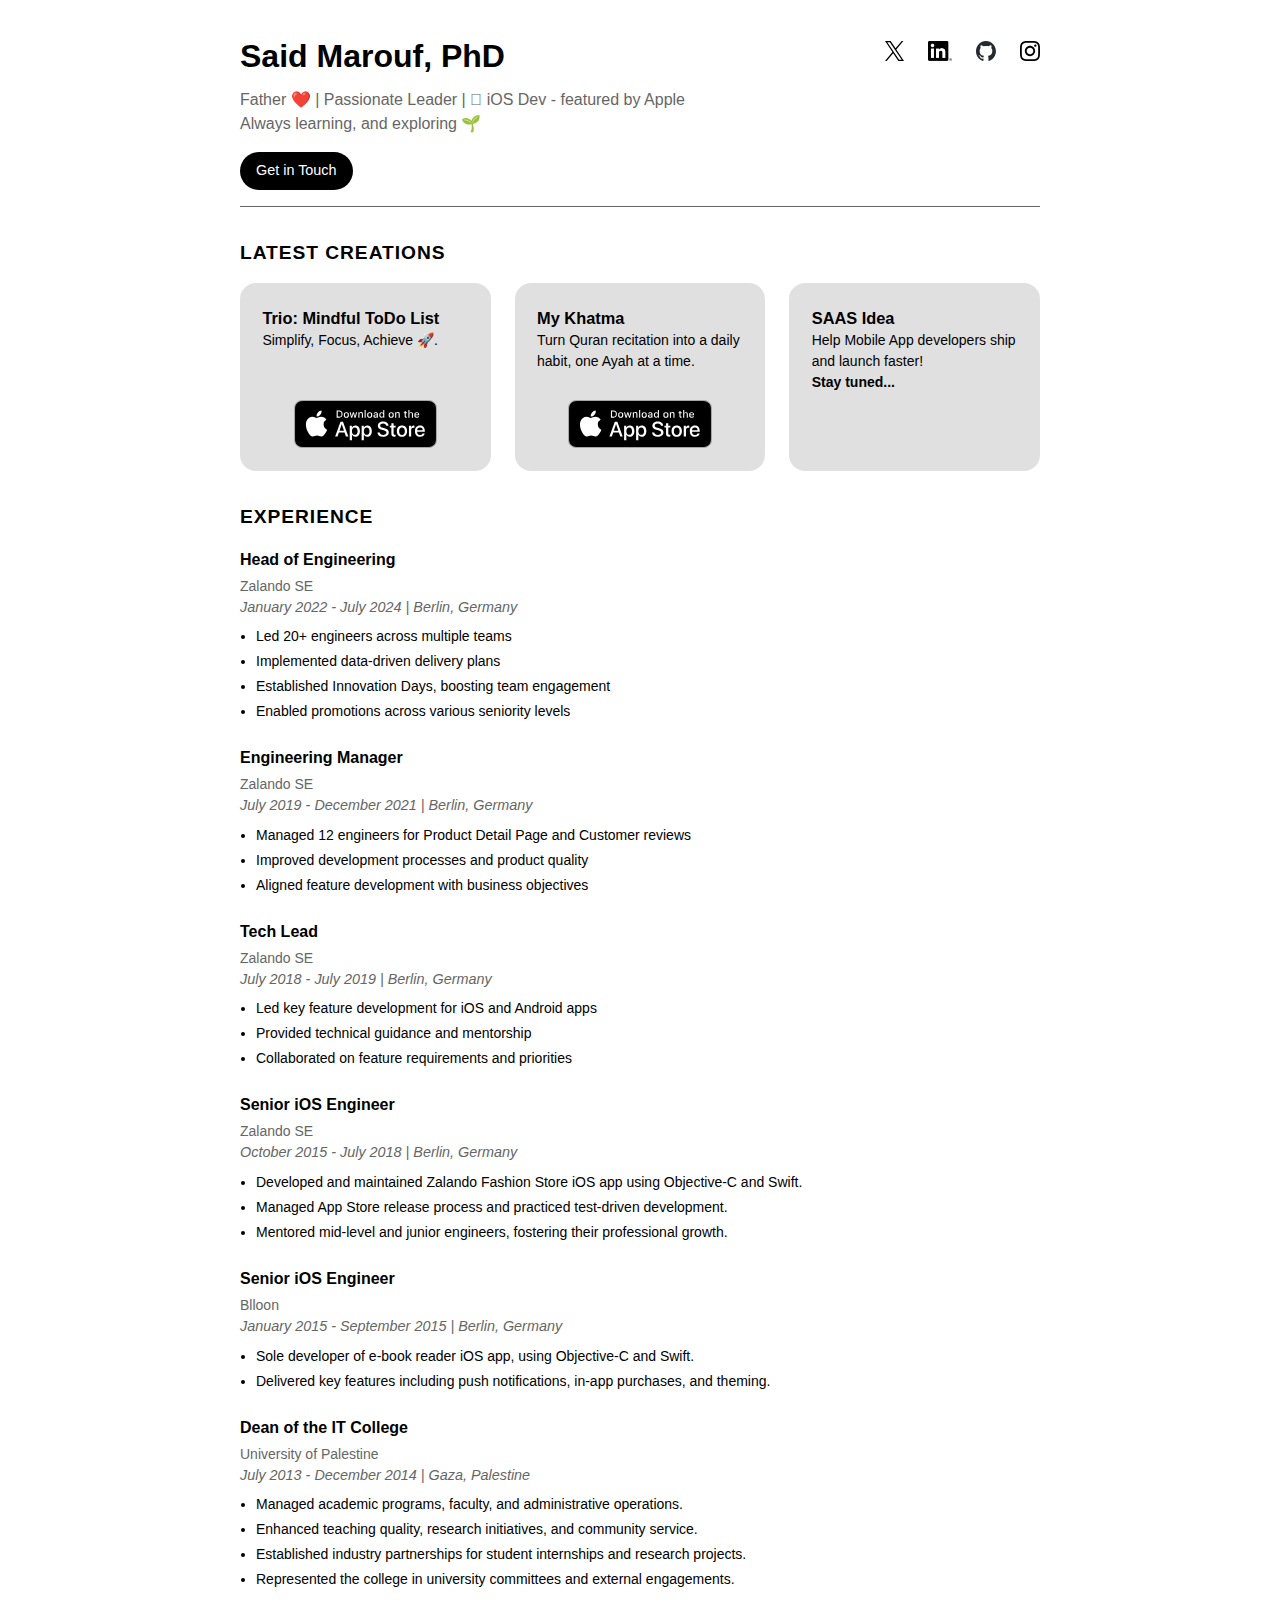
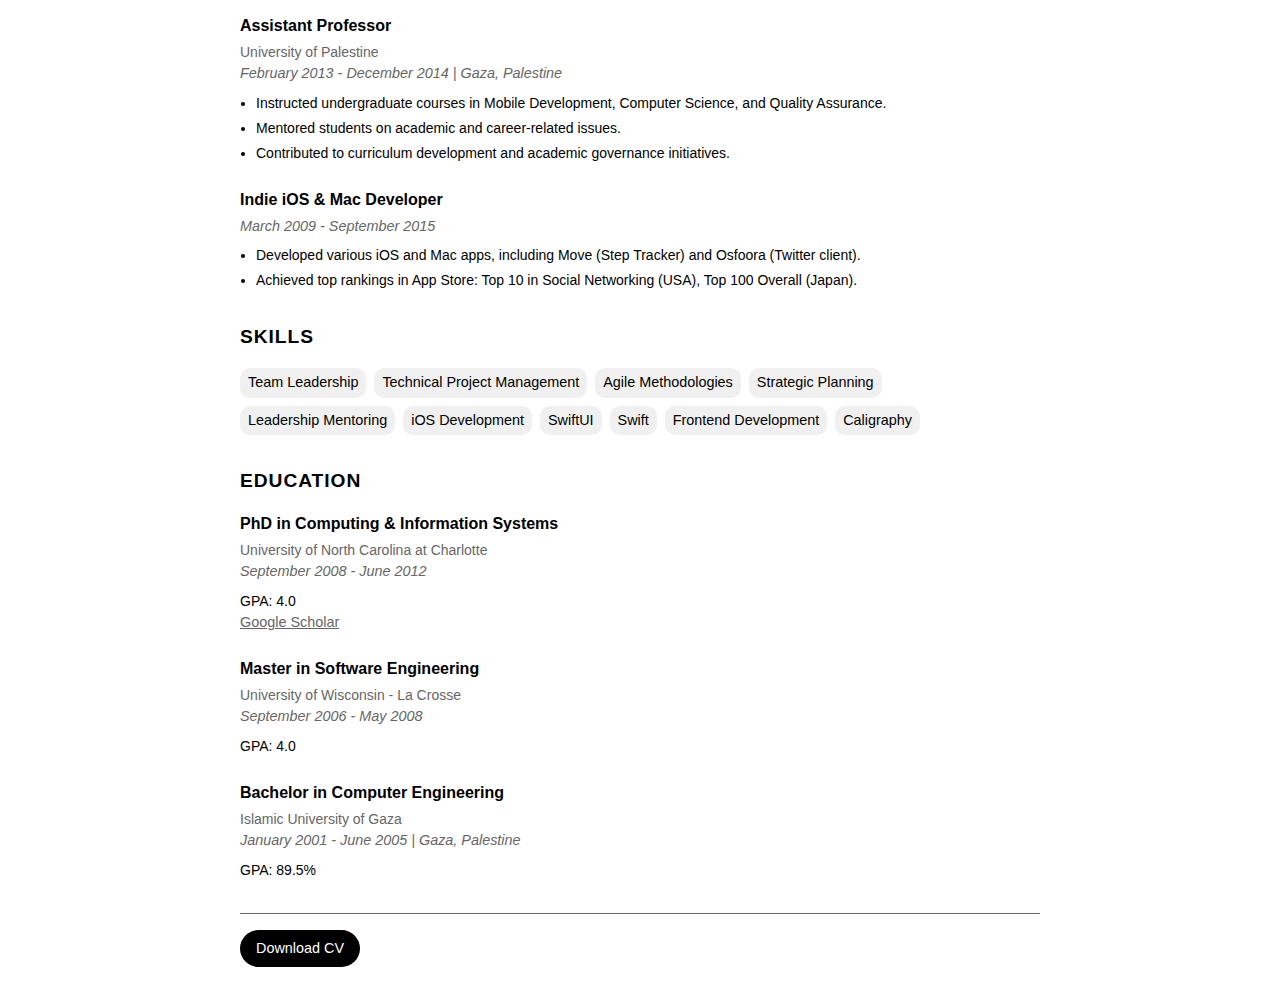
<file: index.html>
<!DOCTYPE html>
<html lang="en">
  <head>
    <meta charset="UTF-8" />
    <meta name="viewport" content="width=device-width, initial-scale=1.0" />
    <title>Said Marouf - CV</title>
    <link href="styles.css" rel="stylesheet" />
  </head>
  <body>
    <div class="container">
      <header>
        <div class="header-content">
          <h1>Said Marouf, PhD</h1>
          <p class="tagline">Father ❤️ | Passionate Leader |  iOS Dev - featured by Apple</p>
          <p class="tagline">Always learning, and exploring 🌱</p>
          <a href="mailto:marouf.said@gmail.com" class="get-in-touch">Get in Touch</a>
        </div>

        <div class="socials">
          <ul class="media">
            <li>
              <a target="_blank" href="https://x.com/said_thedr">
                <img src="img/socials/x.svg" alt="X" />
                <span>X.com</span>
              </a>
            </li>
            <li>
              <a target="_blank" href="https://www.linkedin.com/in/saidmarouf">
                <img src="img/socials/linkedin.png" alt="LinkedIn" />
                <span>LinkedIn</span>
              </a>
            </li>
            <li>
              <a target="_blank" href="https://www.github.com/maroufsaid/">
                <img src="img/socials/github.svg" alt="Github" />
                <span>Github</span>
              </a>
            </li>
            <li>
              <a target="_blank" href="https://www.instagram.com/said.thedr/">
                <img src="img/socials/instagram.svg" alt="Instagram" />
                <span>Instagram</span>
              </a>
            </li>
          </ul>
        </div>
      </header>

      <section class="section">
        <h2>Latest Creations</h2>
        <div class="item-grid">
          <div class="recent-item">
            <div>
              <h3>Trio: Mindful ToDo List</h3>
              <p>Simplify, Focus, Achieve 🚀.</p>
            </div>
            <a
              class="download"
              id="download-button"
              href="https://apps.apple.com/app/apple-store/id6636491845?pt=80462&ct=saidmarouf&mt=8"
            >
              <img src="img/AppStoreDark.svg" srcset="img/AppStoreDark.svg" alt="Download on the App Store" />
            </a>
          </div>

          <div class="recent-item">
            <div>
              <h3>My Khatma</h3>
              <p>Turn Quran recitation into a daily habit, one Ayah at a time.</p>
            </div>
            <a class="download" id="download-button" href="#" onclick="alert('Stay Tuned!'); return false;">
              <img src="img/AppStoreDark.svg" srcset="img/AppStoreDark.svg" alt="Download on the App Store" />
            </a>
          </div>

          <div class="recent-item">
            <div>
              <h3>SAAS Idea</h3>
              <p>Help Mobile App developers ship and launch faster! <br /><b>Stay tuned...</b></p>
            </div>
          </div>
        </div>
      </section>

      <section class="section">
        <h2>Experience</h2>
        <div class="experience-item">
          <h3>Head of Engineering</h3>
          <p class="company">Zalando SE</p>
          <p class="date">January 2022 - July 2024 | Berlin, Germany</p>
          <ul>
            <li>Led 20+ engineers across multiple teams</li>
            <li>Implemented data-driven delivery plans</li>
            <li>Established Innovation Days, boosting team engagement</li>
            <li>Enabled promotions across various seniority levels</li>
          </ul>
        </div>
        <div class="experience-item">
          <h3>Engineering Manager</h3>
          <p class="company">Zalando SE</p>
          <p class="date">July 2019 - December 2021 | Berlin, Germany</p>
          <ul>
            <li>Managed 12 engineers for Product Detail Page and Customer reviews</li>
            <li>Improved development processes and product quality</li>
            <li>Aligned feature development with business objectives</li>
          </ul>
        </div>
        <div class="experience-item">
          <h3>Tech Lead</h3>
          <p class="company">Zalando SE</p>
          <p class="date">July 2018 - July 2019 | Berlin, Germany</p>
          <ul>
            <li>Led key feature development for iOS and Android apps</li>
            <li>Provided technical guidance and mentorship</li>
            <li>Collaborated on feature requirements and priorities</li>
          </ul>
        </div>

        <div class="experience-item">
          <h3>Senior iOS Engineer</h3>
          <p class="company">Zalando SE</p>
          <p class="date">October 2015 - July 2018 | Berlin, Germany</p>
          <ul>
            <li>Developed and maintained Zalando Fashion Store iOS app using Objective-C and Swift.</li>
            <li>Managed App Store release process and practiced test-driven development.</li>
            <li>Mentored mid-level and junior engineers, fostering their professional growth.</li>
          </ul>
        </div>

        <div class="experience-item">
          <h3>Senior iOS Engineer</h3>
          <p class="company">Blloon</p>
          <p class="date">January 2015 - September 2015 | Berlin, Germany</p>
          <ul>
            <li>Sole developer of e-book reader iOS app, using Objective-C and Swift.</li>
            <li>Delivered key features including push notifications, in-app purchases, and theming.</li>
          </ul>
        </div>

        <div class="experience-item">
          <h3>Dean of the IT College</h3>
          <p class="company">University of Palestine</p>
          <p class="date">July 2013 - December 2014 | Gaza, Palestine</p>
          <ul>
            <li>Managed academic programs, faculty, and administrative operations.</li>
            <li>Enhanced teaching quality, research initiatives, and community service.</li>
            <li>Established industry partnerships for student internships and research projects.</li>
            <li>Represented the college in university committees and external engagements.</li>
          </ul>
        </div>

        <div class="experience-item">
          <h3>Assistant Professor</h3>
          <p class="company">University of Palestine</p>
          <p class="date">February 2013 - December 2014 | Gaza, Palestine</p>
          <ul>
            <li>Instructed undergraduate courses in Mobile Development, Computer Science, and Quality Assurance.</li>
            <li>Mentored students on academic and career-related issues.</li>
            <li>Contributed to curriculum development and academic governance initiatives.</li>
          </ul>
        </div>

        <div class="experience-item">
          <h3>Indie iOS & Mac Developer</h3>
          <p class="date">March 2009 - September 2015</p>
          <ul>
            <li>Developed various iOS and Mac apps, including Move (Step Tracker) and Osfoora (Twitter client).</li>
            <li>Achieved top rankings in App Store: Top 10 in Social Networking (USA), Top 100 Overall (Japan).</li>
          </ul>
        </div>
      </section>

      <section class="section">
        <h2>Skills</h2>
        <div class="skills">
          <span class="skill">Team Leadership</span>
          <span class="skill">Technical Project Management</span>
          <span class="skill">Agile Methodologies</span>
          <span class="skill">Strategic Planning</span>
          <span class="skill">Leadership Mentoring</span>
          <span class="skill">iOS Development</span>
          <span class="skill">SwiftUI</span>
          <span class="skill">Swift</span>
          <span class="skill">Frontend Development</span>
          <span class="skill">Caligraphy</span>
        </div>
      </section>

      <section class="section">
        <h2>Education</h2>
        <div class="experience-item">
          <h3>PhD in Computing & Information Systems</h3>
          <p class="company">University of North Carolina at Charlotte</p>
          <p class="date">September 2008 - June 2012</p>
          <p>GPA: 4.0</p>
          <a target="_blank" href="https://scholar.google.com/citations?user=o9qBqhoAAAAJ">Google Scholar</a>
        </div>
        <div class="experience-item">
          <h3>Master in Software Engineering</h3>
          <p class="company">University of Wisconsin - La Crosse</p>
          <p class="date">September 2006 - May 2008</p>
          <p>GPA: 4.0</p>
        </div>
        <div class="experience-item">
          <h3>Bachelor in Computer Engineering</h3>
          <p class="company">Islamic University of Gaza</p>
          <p class="date">January 2001 - June 2005 | Gaza, Palestine</p>
          <p>GPA: 89.5%</p>
        </div>
      </section>
      <footer>
        <a href="cv.pdf" class="download-cv">Download CV</a>
      </footer>
    </div>
  </body>
</html>
</file>
<file: styles.css>
:root {
  --primary-color: #000000;
  --background-color: #ffffff;
  --accent-color: #666666;
  --button-color: #000000;
}

* {
  margin: 0;
  padding: 0;
  box-sizing: border-box;
}

body {
  font-family: -apple-system, BlinkMacSystemFont, "Segoe UI", Roboto, Oxygen, Ubuntu, Cantarell, "Open Sans",
    "Helvetica Neue", sans-serif;
  line-height: 1.5;
  color: var(--primary-color);
  background-color: var(--background-color);
  padding: 2rem;
  font-size: 14px;
}

.container {
  max-width: 800px;
  margin: 0 auto;
}

header {
  margin-bottom: 2rem;
  border-bottom: 1px solid var(--accent-color);
  padding-bottom: 1rem;
  display: flex;
  justify-content: space-between;
  align-items: flex-start;
}

.header-content {
  flex: 1;
}

footer {
  border-top: 1px solid var(--accent-color);
}

a.download {
  display: flex;
  flex-direction: column;
  align-items: center;
}

a.download img {
  transition: transform 0.2s;
  height: 3rem;
  margin-top: 2em;
}

a.download:hover img {
  cursor: pointer;
  transform: scale(1.05);
}

h1 {
  font-size: 2rem;
  font-weight: 700;
  margin-bottom: 0.5rem;
}

.tagline {
  font-size: 1rem;
  color: var(--accent-color);
}

.get-in-touch {
  display: inline-block;
  background-color: var(--button-color);
  color: var(--background-color);
  padding: 0.5rem 1rem;
  border-radius: 20px;
  text-decoration: none;
  font-size: 0.9rem;
  transition: background-color 0.3s ease, transform 0.3s ease;
  margin-top: 1rem;
}

.get-in-touch:hover {
  background-color: var(--accent-color);
  transform: translateY(-2px);
}

.section {
  margin-bottom: 2rem;
}

h2 {
  font-size: 1.2rem;
  margin-bottom: 1rem;
  text-transform: uppercase;
  letter-spacing: 0.05em;
}

.item-grid {
  display: grid;
  grid-template-columns: repeat(auto-fit, minmax(200px, 1fr));
  gap: 24px;
}

.recent-item {
  background-color: #e0e0e0;
  padding: 16px;
  border-radius: 16px;
  display: flex;
  flex-direction: column;
  justify-content: space-between;
  padding: 1.4rem;
}

.recent-item:hover {
  background-color: #d6d6d6;
  transform: scale(1.02);
  transition: transform 0.25s;
}

.experience-item {
  margin-bottom: 1.5rem;
}

.experience-item h3 {
  font-size: 1rem;
  margin-bottom: 0.25rem;
}

.experience-item .company {
  font-weight: 400;
  color: var(--accent-color);
}

.experience-item .date {
  font-style: italic;
  margin-bottom: 0.5rem;
  font-size: 0.9rem;
  color: var(--accent-color);
}

.experience-item a {
  margin-bottom: 0.5rem;
  font-size: 0.9rem;
  color: var(--accent-color);
}

ul {
  padding-left: 1rem;
}

li {
  margin-bottom: 0.25rem;
}

.skills {
  display: flex;
  flex-wrap: wrap;
  gap: 0.5rem;
}

.skill {
  background-color: #f0f0f0;
  color: var(--primary-color);
  padding: 0.25rem 0.5rem;
  border-radius: 10px;
  font-size: 0.9rem;
}

.download-cv {
  display: inline-block;
  background-color: var(--primary-color);
  color: var(--background-color);
  padding: 0.5rem 1rem;
  border-radius: 20px;
  text-decoration: none;
  font-size: 0.9rem;
  transition: background-color 0.3s ease;
  margin-top: 1rem;
}

.download-cv:hover {
  background-color: var(--accent-color);
}

div.socials {
  display: flex;
  justify-content: end;
  margin-top: 0.5rem;
}

ul.media {
  cursor: default;
  padding-left: 0;
  text-align: right;
}

ul.media li {
  list-style: none;
  display: inline-block;
  margin-left: 1.25rem;
}

ul.media a {
  text-decoration: none;
  display: inline-block;
  vertical-align: middle;
}

ul.media a:hover span {
  text-decoration: underline;
}

ul.media a:hover img {
  transform: scale(1.2);
}

ul.media li a img {
  height: 20px;
  display: block;
  transition: transform 0.2s;
}

ul.media li a span {
  display: none;
}

@media (max-width: 600px) {
  body {
    padding: 1rem;
    font-size: 13px;
  }

  h1 {
    font-size: 1.8rem;
  }

  h2 {
    font-size: 1.1rem;
  }

  header {
    flex-direction: column;
  }

  .get-in-touch {
    margin-left: 0;
    margin-top: 1rem;
  }

  div.socials {
    margin-left: 0;
    margin-top: 1rem;
  }

  ul.media li {
    list-style: none;
    display: inline-block;
    margin-left: 0rem;
    margin-right: 1rem;
  }
}
</file>
